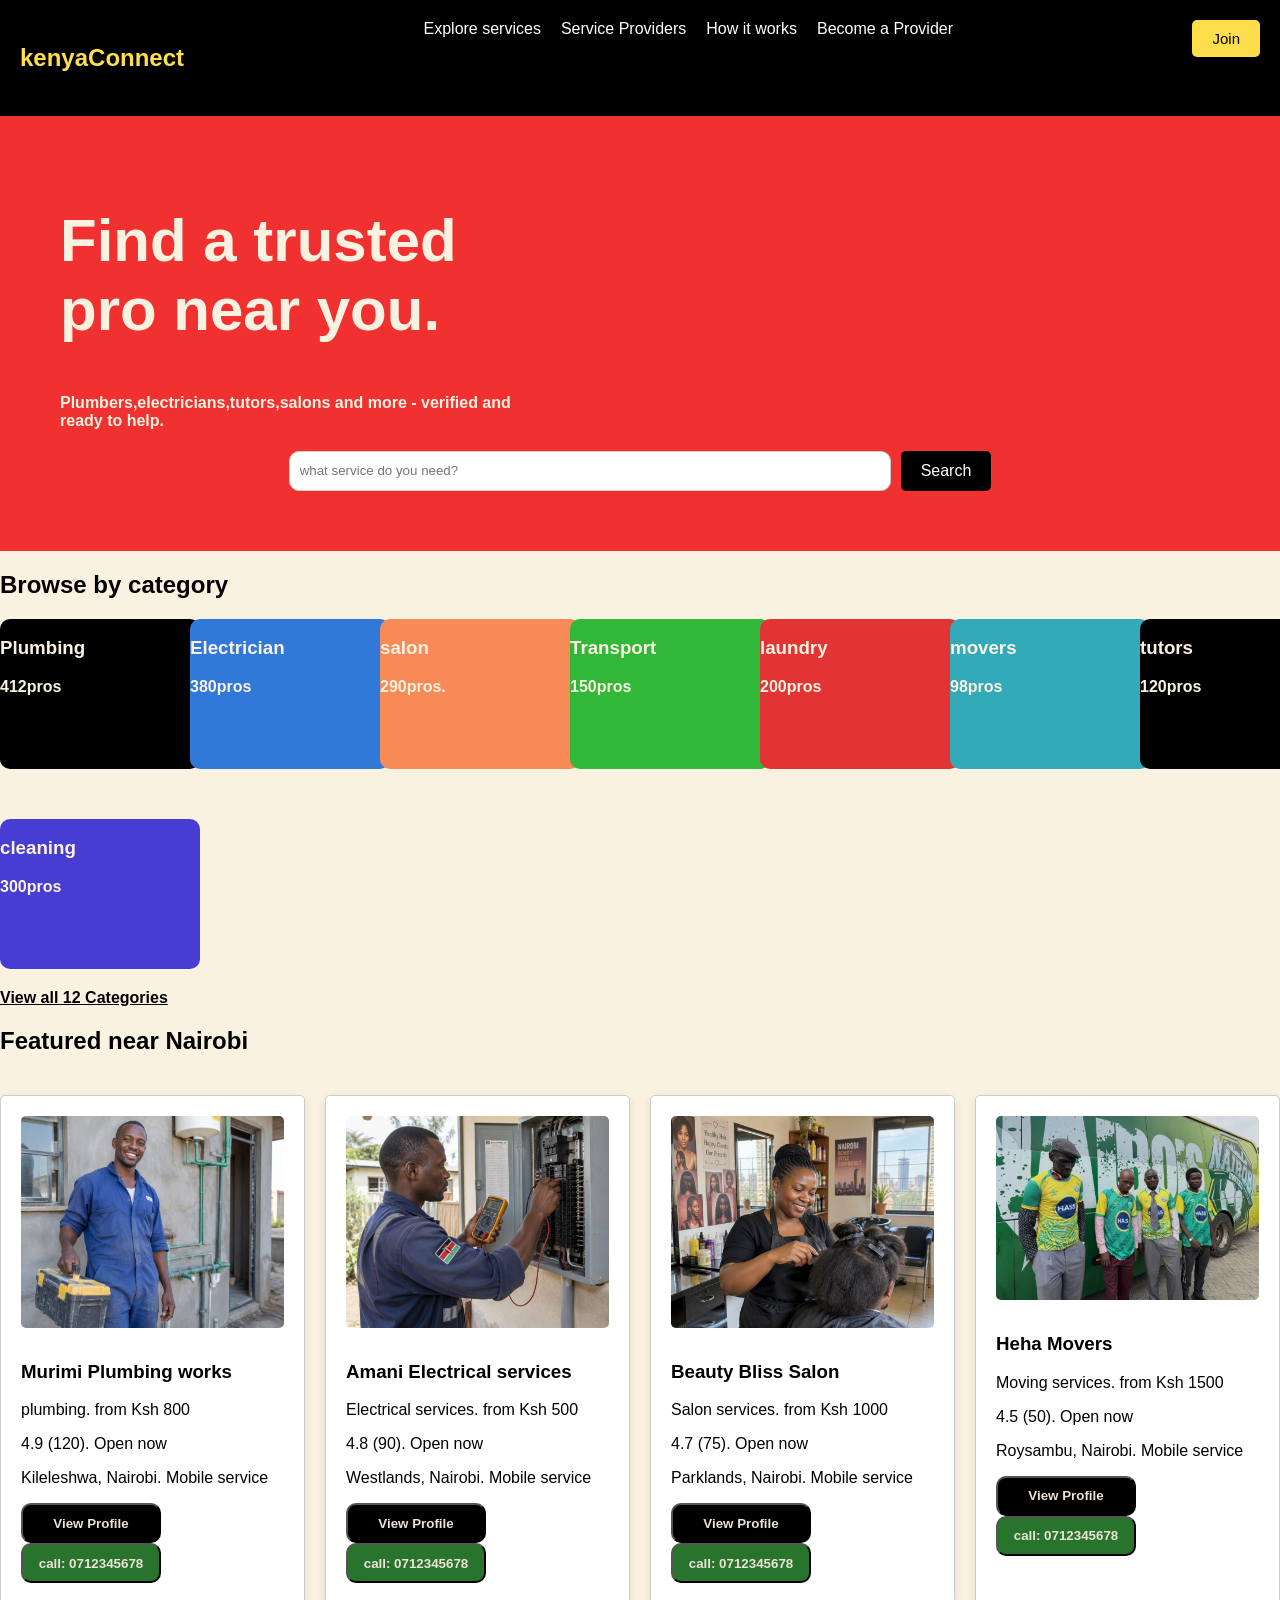
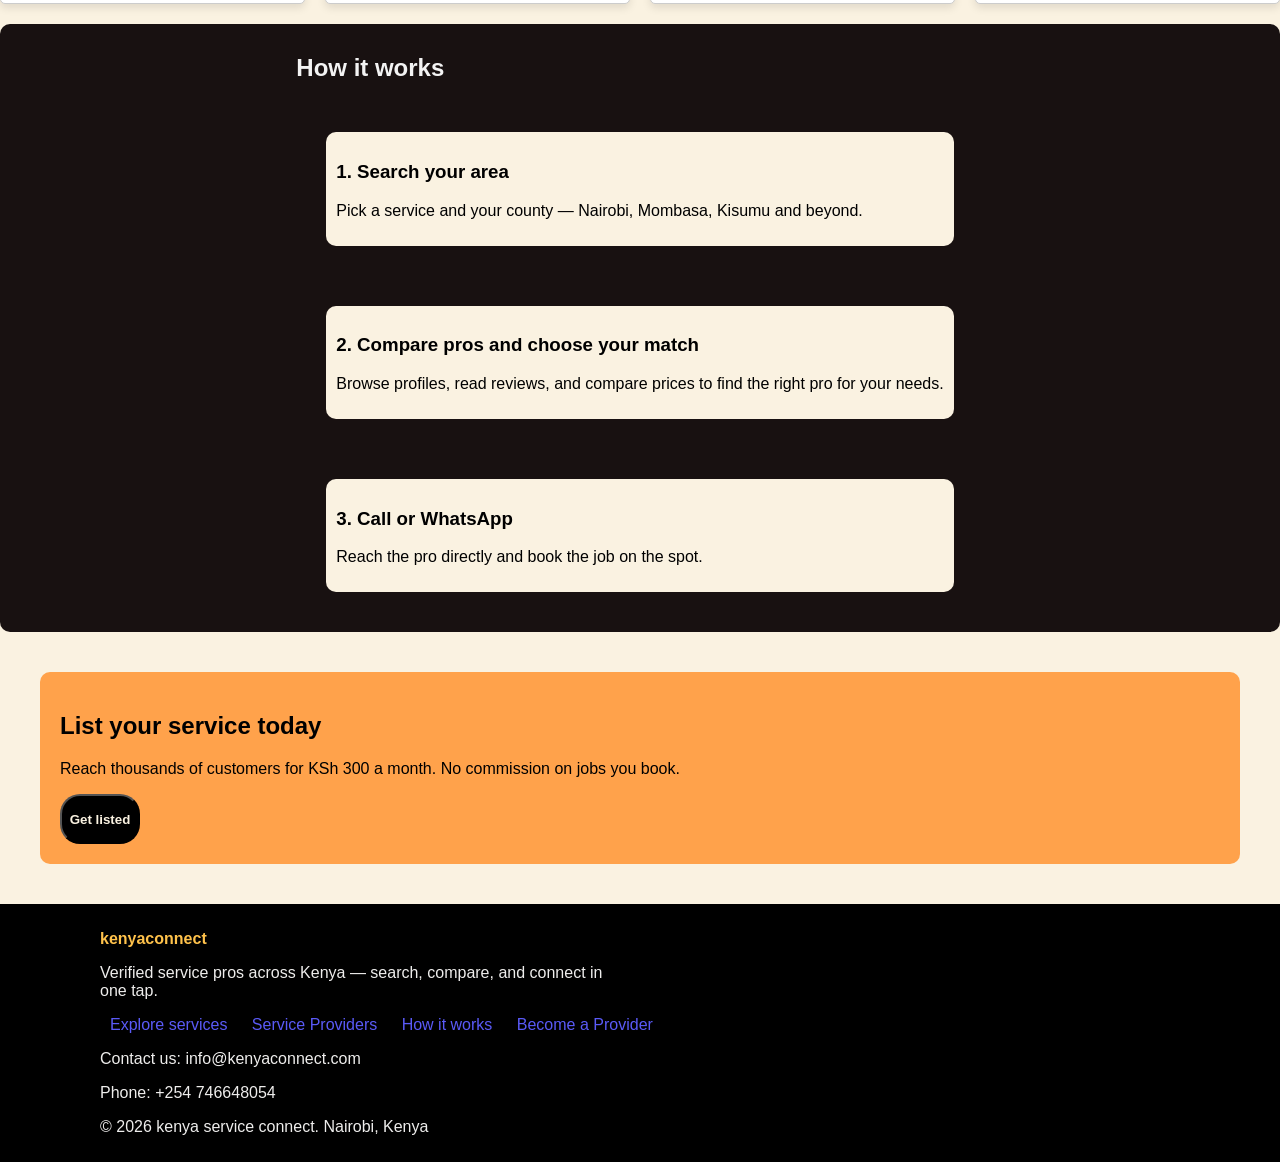
<file: index.html>
<!DOCTYPE html>
<html lang="en">
<head>
    <meta charset="UTF-8">
    <meta name="viewport" content="width=device-width, initial-scale=1.0">
    <link rel="stylesheet" href="style.css">
    <link rel="shortcut icon" href="index.html" type="image/x-icon">
    <title>kenyaconnect</title>
</head>
<body>
    <!------header----->
    <header>
        <div class="logo">
            <p><a href="index.html" class="active">kenyaConnect</a></p>
        </div>
        <div class="nav-bar">
        <div class="nav-links">
                <a href="Explore-services.html">Explore services</a></li>
                <a href="service-providers.html">Service Providers</a></li>
                <a href="how-it-works.html">How it works</a></li>
                <a href="become-a-provider.html">Become a Provider</a>
        </div>
        </div>
        <div class="join">
            <button>Join</button>
        </div>
    </header>
    <!------main----->
    <main>
        <section>
            <div class="hero">
                <h1>Find a trusted <br> pro near you.</h1>
                <h4>Plumbers,electricians,tutors,salons and more - verified and <br> ready to help.</h4>
                <div class="search-bar">
                    <input type="text" placeholder="what service do you need?">
                    <button>Search</button>
                </div>
            </div>
        </section>
        <!-----browse by category----->
        <section>
            <h2>Browse by category</h2>
            <div class="category-card">
                <div class="item-card1">
                    <h3>Plumbing</h3>
                    <p>412pros</p>
                </div>
                <div class="item-card2">
                    <h3>Electrician</h3>
                    <p>380pros</p>
                </div>
                <div class="item-card3">
                    <h3>salon</h3>
                    <p>290pros.</p>
                </div>
                <div class="item-card4">
                    <h3>Transport</h3>
                    <p>150pros</p>
                </div>
                <div class="item-card5">
                    <h3>laundry</h3>
                    <p>200pros</p>
                </div>
                <div class="item-card6">
                    <h3>movers</h3>
                    <p>98pros</p>
                </div>
                <div class="item-card7">
                    <h3>tutors</h3>
                    <p>120pros</p>
                </div>
                <div class="item-card8">
                    <h3>cleaning</h3>
                    <p>300pros</p>
                </div>

            </div>
            <div class="view-all">
               <a href="Explore-services.html">View all 12 Categories</a>
            </div>
        </section>
        <!-----featured near Nairobi----->
        <section>
            <h2>Featured near Nairobi</h2>
            <div class="featured-card">
                <div class="provider-card">
                    <img src="images/provider-plumber.jpg" alt="Plumber">
                    <h3>Murimi Plumbing works</h3>
                    <p>plumbing. from Ksh 800</p>
                    <p>4.9 (120). Open now</p>
                    <p>Kileleshwa, Nairobi. Mobile service</p>
                    <div>
                        <button>View Profile</button>
                        <button id="call-button">call: 0712345678</button>
                        
                    </div>
                </div>
                <div class="provider-card">
                    <img src="images/provider-electrician.jpg" alt="Electrician">
                    <h3>Amani Electrical services</h3>
                    <p>Electrical services. from Ksh 500</p>
                    <p>4.8 (90). Open now</p>
                    <p>Westlands, Nairobi. Mobile service</p>
                    <div>
                        <button>View Profile</button>
                        <button id="call-button">call: 0712345678</button>
                    </div>
                </div>
                <div class="provider-card">
                    <img src="images/provider-salon.jpg" alt="Salon">
                    <h3>Beauty Bliss Salon</h3>
                    <p>Salon services. from Ksh 1000</p>
                    <p>4.7 (75). Open now</p>
                    <p>Parklands, Nairobi. Mobile service</p>
                    <div>
                        <button>View Profile</button>
                        <button id="call-button">call: 0712345678</button>
                    </div>
                </div>
                <div class="provider-card">
                    <img src="images/HEHA-movers.webp" alt="Mover">
                    <h3>Heha Movers</h3>
                    <p>Moving services. from Ksh 1500</p>
                    <p>4.5 (50). Open now</p>
                    <p>Roysambu, Nairobi. Mobile service</p>
                    <div>
                        <button>View Profile</button>
                        <button id="call-button">call: 0712345678</button>
                    </div>
                </div>
            </div>
        </section>
        <!-----how it works----->
        <section>
            
            <div class="how-it-works">
                <h2>How it works</h2>
                <div class="step">
                    <h3>1. Search your area</h3>
                    <p>Pick a service and your county — Nairobi, Mombasa, Kisumu and beyond.</p>
                </div>
                <div class="step">
                    <h3>2. Compare pros and choose your match</h3>
                    <p>Browse profiles, read reviews, and compare prices to find the right pro for your needs.</p>
                </div>
                <div class="step">
                    <h3>3. Call or WhatsApp </h3>
                    <p>Reach the pro directly and book the job on the spot.</p>
                </div>

            </div>

            <div class="list-your-service">
                <h2>List your service today</h2>
                <p>Reach thousands of customers for KSh 300 a month. No commission on jobs you book.</p>
                <button>Get listed</button>
            </div>

        </section>
    </main>
    <!------footer----->
    <footer>
        <div class="footer-content">
            <div class="footer-logo">
                <p>kenyaconnect</p>
            </div>
            <p>Verified service pros across Kenya — search, compare, and connect in <br> one tap.</p>
            <div class="footer-links">
                
                    <a href="Explore-services.html">Explore services</a>
                    <a href="service-providers.html">Service Providers</a>
                    <a href="how-it-works.html">How it works</a>
                    <a href="become-a-provider.html">Become a Provider</a>
                
            </div>
            <div class="footer-contact">
                <p>Contact us: info@kenyaconnect.com</p>
                <p>Phone: +254 746648054</p>
            </div>
        </div>
        <div class="footer-bottom">
            <p>&copy; 2026 kenya service connect. Nairobi, Kenya</p>
        </div>
    </footer>
    
</body>
</html>
</file>
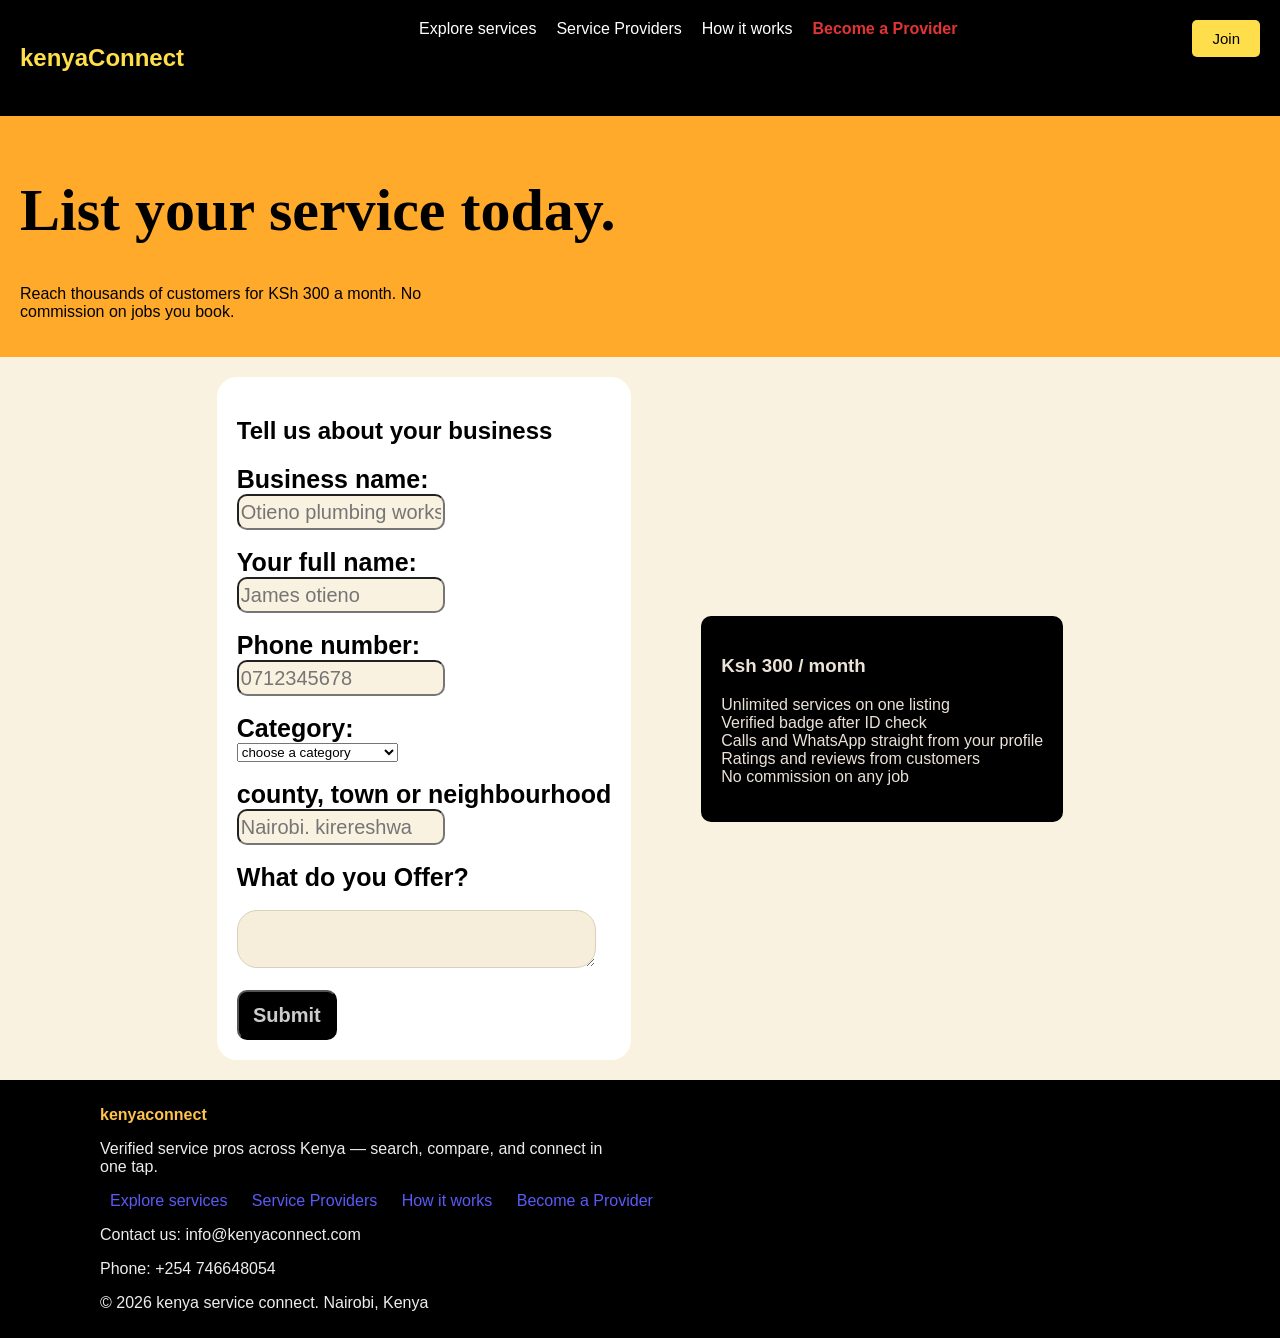
<file: become-a-provider.html>
<!DOCTYPE html>
<html lang="en">
<head>
    <meta charset="UTF-8">
    <meta name="viewport" content="width=device-width, initial-scale=1.0">
    <link rel="stylesheet" href="style.css">
    <link rel="shortcut icon" href="index.html" type="image/x-icon">
    <title>kenyaconnect</title>
</head>
<body>
    <!------header----->
    <header>
        <div class="logo">
            <p><a href="index.html">kenyaConnect</a></p>
        </div>
        <div class="nav-bar">
        <div class="nav-links">
                <a href="Explore-services.html">Explore services</a></li>
                <a href="service-providers.html">Service Providers</a></li>
                <a href="how-it-works.html">How it works</a></li>
                <a href="become-a-provider.html" class="active">Become a Provider</a>
        </div>
        </div>
        <div class="join">
            <button>Join</button>
        </div>
    </header>
    <!------main----->
    <main>
             <div class="hero-services">
                <h1>List your service today.</h1>
                <p>Reach thousands of customers for KSh 300 a month. No <br> commission on jobs you book.</p>
            </div>
            <section>
              <div class="register">
                <div class="right-register">
                 <form action="" method="post">
                    <h1>Tell us about your business</h1>
                    <label for="business-name">Business name:</label> <br>
                    <input type="text" placeholder="Otieno plumbing works" required> <br> <br>

                    <label for="your-name">Your full name:</label> <br>
                    <input type="text" placeholder="James otieno" required> <br> <br>

                    <label for="phone-number">Phone number:</label> <br>
                    <input type="number" placeholder="0712345678" required> <br> <br>

                        <label for="">Category:</label> <br>
                        <select name="" id="">
                            <option value="">choose a category</option>
                            <option value="">plumbing</option>
                            <option value="">Electrical</option>
                            <option value="">Hair & beauty</option>
                            <option value="">Transport</option>
                            <option value="">Cargo & logistics</option>
                            <option value="">Laundary</option>
                            <option value="">cleaning</option>
                            <option value="">Automotive</option>
                            <option value="">Construction and repair</option>
                            <option value="">Technology & IT</option>
                            <option value="">catering & events</option>
                            <option value="">other events</option>

                        </select> <br> <br>
                        
                        <label for="">county, town or neighbourhood</label> <br>
                        <input type="text" placeholder="Nairobi. kirereshwa" required> <br> <br>

                        <label for="">What do you Offer?</label> <br> <br>
                        <textarea id="description" name="description"
                              placeholder="Describe your services..."
                              required>
                        </textarea> <br> <br>


                        <input type="submit">
                    
                     </form>
                    </div>
                     <div class="left-register">
                    <h3><b>Ksh 300 </b>/ month</h3>
                    <p>
                        Unlimited services on one listing <br>
                        Verified badge after ID check <br>
                        Calls and WhatsApp straight from your profile <br>
                        Ratings and reviews from customers <br>
                        No commission on any job <br>
                    </p>
                   </div
             </div>
         </section>

    </main>
    <!------footer----->
    <footer>
        <div class="footer-content">
            <div class="footer-logo">
                <p>kenyaconnect</p>
            </div>
            <p>Verified service pros across Kenya — search, compare, and connect in <br> one tap.</p>
            <div class="footer-links">
                
                    <a href="Explore-services.html">Explore services</a>
                    <a href="service-providers.html">Service Providers</a>
                    <a href="how-it-works.html">How it works</a>
                    <a href="become-a-provider.html">Become a Provider</a>
                
            </div>
            <div class="footer-contact">
                <p>Contact us: info@kenyaconnect.com</p>
                <p>Phone: +254 746648054</p>
            </div>
        </div>
        <div class="footer-bottom">
            <p>&copy; 2026 kenya service connect. Nairobi, Kenya</p>
        </div>
    </footer>
    
</body>
</html>
</file>
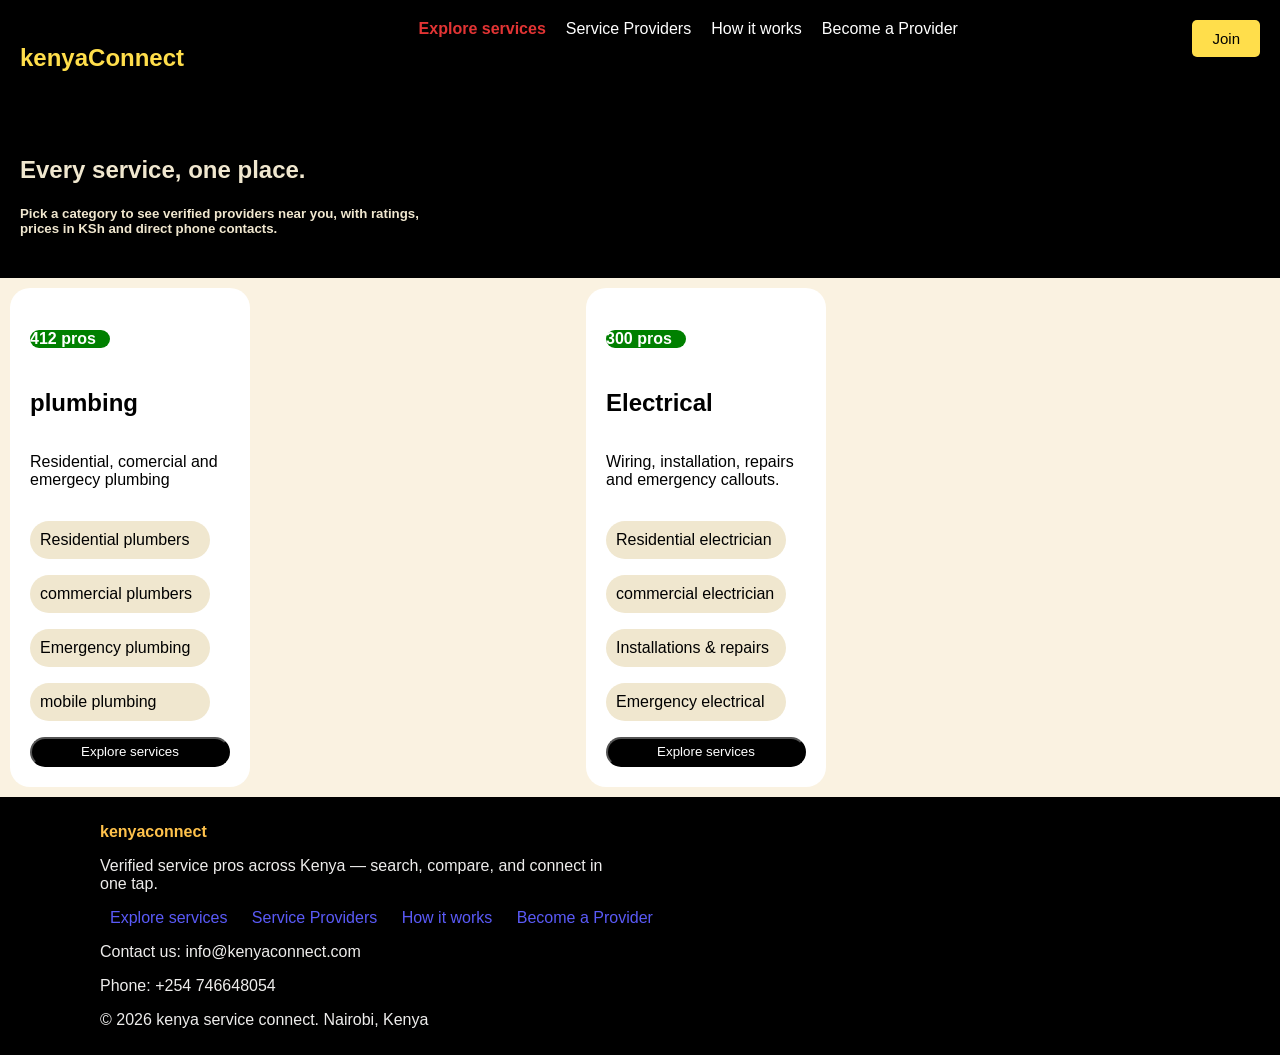
<file: Explore-services.html>
<!DOCTYPE html>
<html lang="en">
<head>
    <meta charset="UTF-8">
    <meta name="viewport" content="width=device-width, initial-scale=1.0">
    <link rel="stylesheet" href="style.css">
    <link rel="shortcut icon" href="index.html" type="image/x-icon">
    <title>kenyaconnect</title>
</head>
<body>
    <!------header----->
    <header>
        <div class="logo">
            <p><a href="index.html">kenyaConnect</a></p>
        </div>
        <div class="nav-bar">
        <div class="nav-links">
                <a href="Explore-services.html" class="active">Explore services</a></li>
                <a href="service-providers.html">Service Providers</a></li>
                <a href="how-it-works.html">How it works</a></li>
                <a href="become-a-provider.html">Become a Provider</a>
        </div>
        </div>
        <div class="join">
            <button>Join</button>
        </div>
    </header>
    <!------main----->
    <main>
        <section>
            <div id="hero-provider">
            <h1>Every service, one place.</h1>
            <h5>Pick a category to see verified providers near you, with ratings, <br>
                 prices in KSh and direct phone contacts.</h5>
            </div>
        </section>
        <div class="our-services">
            <div class="service-card">
                <h4>412 pros</h4>
                <h2>plumbing</h2>
                <p>Residential, comercial and emergecy plumbing</p>
                <div id="service-plans">
                <p>Residential plumbers</p>
                <p>commercial plumbers</p>
                <p>Emergency plumbing</p>
                <p>mobile plumbing</p>
                </div>
                <button>Explore services</button>
            </div>
             <div class="service-card">
                <h4>300 pros</h4>
                <h2>Electrical</h2>
                <p>Wiring, installation, repairs and emergency callouts.</p>
                <div id="service-plans">
                <p>Residential electrician</p>
                <p>commercial electrician</p>
                <p>Installations & repairs</p>
                <p>Emergency electrical</p>
                </div>
                <button>Explore services</button>
            </div>
        </div>
        <section>
                
                
        </section>
    </main>
    <!------footer----->
    <footer>
        <div class="footer-content">
            <div class="footer-logo">
                <p>kenyaconnect</p>
            </div>
            <p>Verified service pros across Kenya — search, compare, and connect in <br> one tap.</p>
            <div class="footer-links">
                
                    <a href="Explore-services.html">Explore services</a>
                    <a href="service-providers.html">Service Providers</a>
                    <a href="how-it-works.html">How it works</a>
                    <a href="become-a-provider.html">Become a Provider</a>
                
            </div>
            <div class="footer-contact">
                <p>Contact us: info@kenyaconnect.com</p>
                <p>Phone: +254 746648054</p>
            </div>
        </div>
        <div class="footer-bottom">
            <p>&copy; 2026 kenya service connect. Nairobi, Kenya</p>
        </div>
    </footer>
    
</body>
</html>
</file>
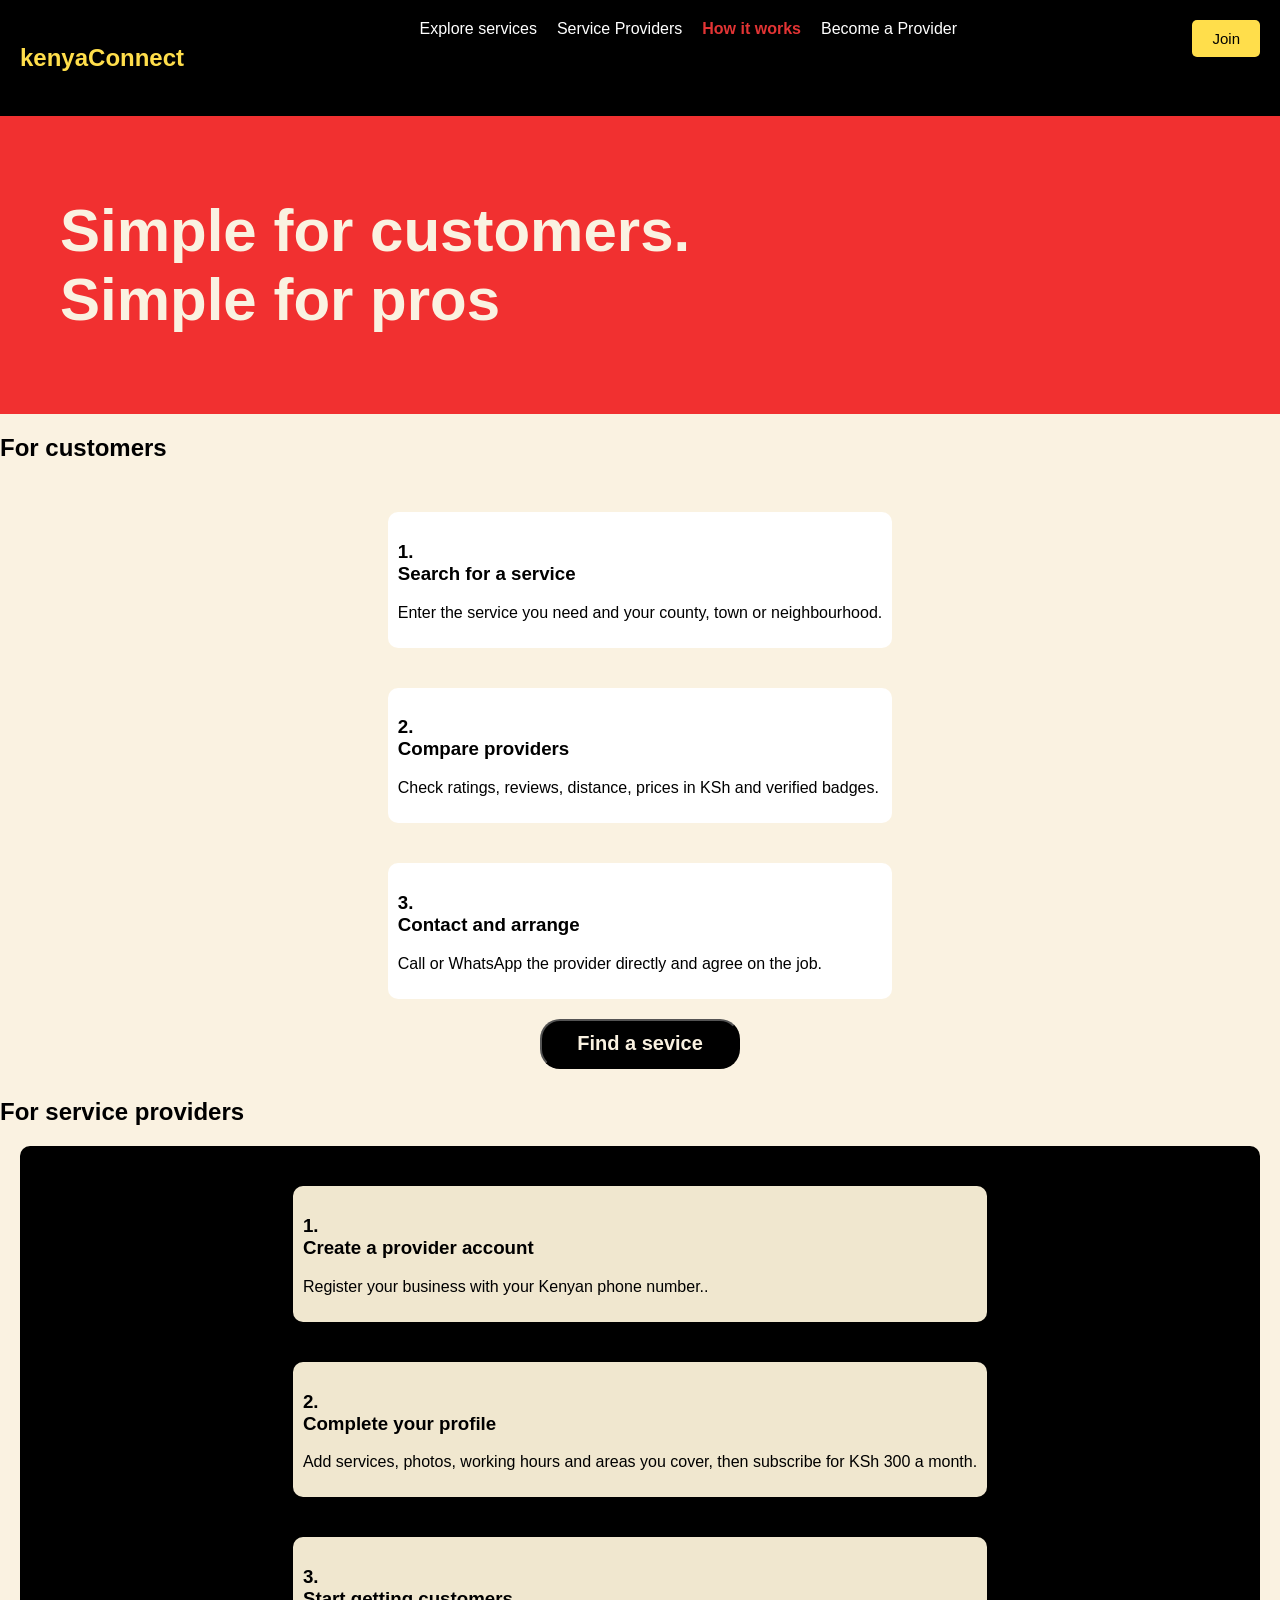
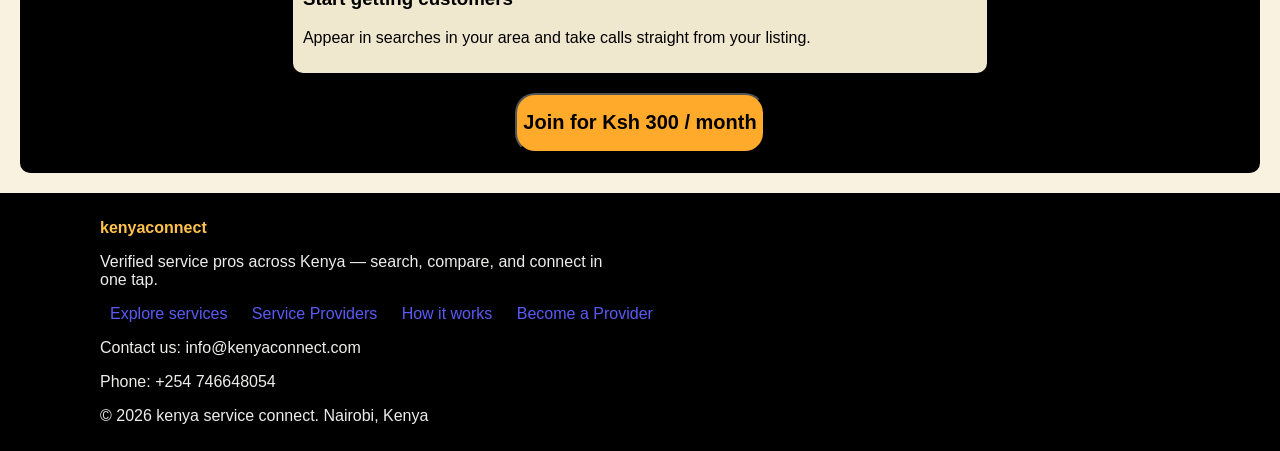
<file: how-it-works.html>
<!DOCTYPE html>
<html lang="en">
<head>
    <meta charset="UTF-8">
    <meta name="viewport" content="width=device-width, initial-scale=1.0">
    <link rel="stylesheet" href="style.css">
    <link rel="shortcut icon" href="index.html" type="image/x-icon">
    <title>kenyaconnect</title>
</head>
<body>
    <!------header----->
    <header>
        <div class="logo">
            <p><a href="index.html">kenyaConnect</a></p>
        </div>
        <div class="nav-bar">
        <div class="nav-links">
                <a href="Explore-services.html">Explore services</a></li>
                <a href="service-providers.html">Service Providers</a></li>
                <a href="how-it-works.html" class="active">How it works</a></li>
                <a href="become-a-provider.html">Become a Provider</a>
        </div>
        </div>
        <div class="join">
            <button>Join</button>
        </div>
    </header>
    <!------main----->
    <main>
            <div class="hero">
                <h1>Simple for customers. <br> Simple for pros</h1>
            </div>
        </section>
        <section>
            <!----for customers-->
            <div>
            <h1>For customers</h1>
             <div class="how-it-works-customers">
                <div class="stage">
                    <h3>1. <br> Search for a service</h3>
                    <p>Enter the service you need and your county, town or neighbourhood.</p>
                </div>
                <div class="stage">
                    <h3>2. <br>Compare providers</h3>
                    <p>Check ratings, reviews, distance, prices in KSh and verified badges.</p>
                </div>
                <div class="stage">
                    <h3>3. <br> Contact and arrange</h3>
                    <p>Call or WhatsApp the provider directly and agree on the job.</p>
                </div>
                <button>Find a sevice</button>
            </div>


            <div>
                <h1>For service providers</h1>
             <div class="how-it-works-for-service-providers">
                <div class="level">
                    <h3>1. <br> Create a provider account</h3>
                    <p>Register your business with your Kenyan phone number..</p>
                </div>
                <div class="level">
                    <h3>2. <br>Complete your profile</h3>
                    <p>Add services, photos, working hours and areas you cover, then subscribe for KSh 300 a month.</p>
                </div>
                <div class="level">
                    <h3>3. <br> Start getting customers </h3>
                    <p>Appear in searches in your area and take calls straight from your listing.</p>
                </div>
                <button>Join for Ksh 300 / month</button>
            </div>

        </section>


    </main>
    <!------footer----->
    <footer>
        <div class="footer-content">
            <div class="footer-logo">
                <p>kenyaconnect</p>
            </div>
            <p>Verified service pros across Kenya — search, compare, and connect in <br> one tap.</p>
            <div class="footer-links">
                
                    <a href="Explore-services.html">Explore services</a>
                    <a href="service-providers.html">Service Providers</a>
                    <a href="how-it-works.html">How it works</a>
                    <a href="become-a-provider.html">Become a Provider</a>
                
            </div>
            <div class="footer-contact">
                <p>Contact us: info@kenyaconnect.com</p>
                <p>Phone: +254 746648054</p>
            </div>
        </div>
        <div class="footer-bottom">
            <p>&copy; 2026 kenya service connect. Nairobi, Kenya</p>
        </div>
    </footer>
    
</body>
</html>
</file>
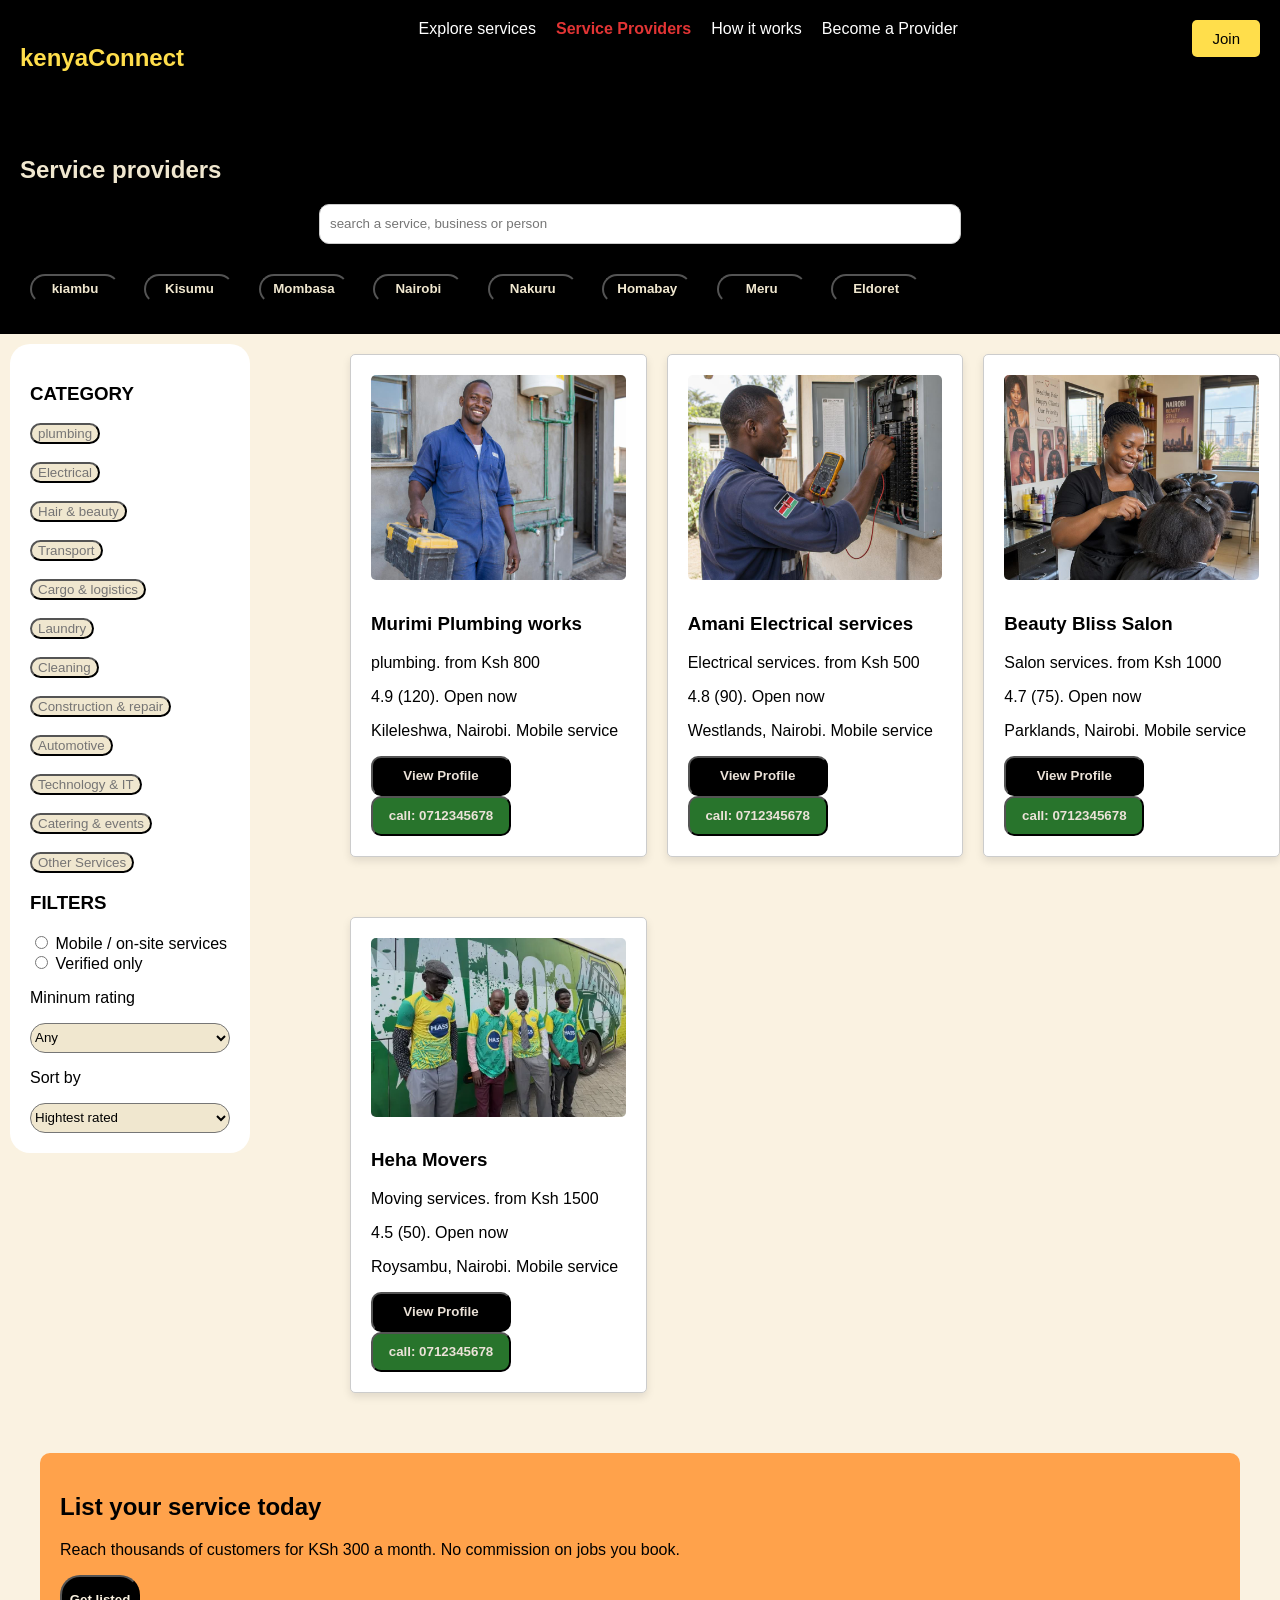
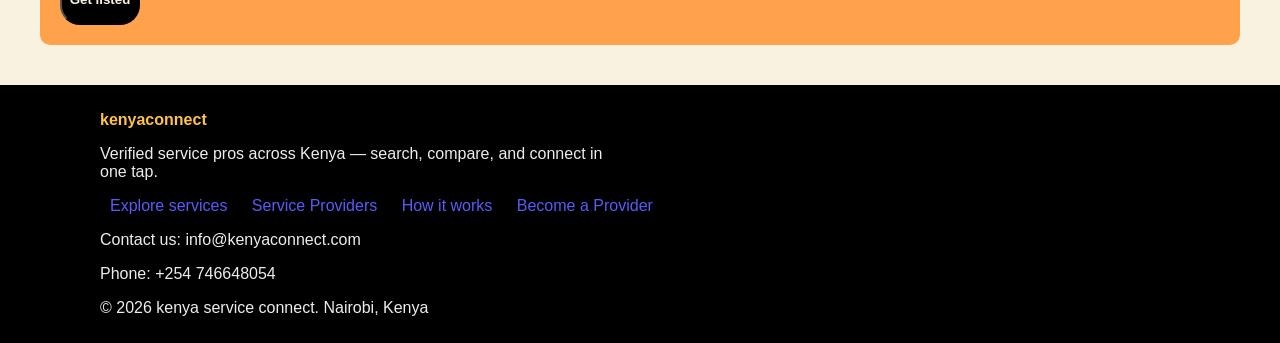
<file: service-providers.html>
<!DOCTYPE html>
<html lang="en">
<head>
    <meta charset="UTF-8">
    <meta name="viewport" content="width=device-width, initial-scale=1.0">
    <link rel="stylesheet" href="style.css">
    <link rel="shortcut icon" href="index.html" type="image/x-icon">
    <title>kenyaconnect</title>
</head>
<body>
    <!------header----->
    <header>
        <div class="logo">
            <p><a href="index.html">kenyaConnect</a></p>
        </div>
        <div class="nav-bar">
        <div class="nav-links">
                <a href="Explore-services.html">Explore services</a></li>
                <a href="service-providers.html" class="active">Service Providers</a></li>
                <a href="how-it-works.html">How it works</a></li>
                <a href="become-a-provider.html">Become a Provider</a>
        </div>
        </div>
        <div class="join">
            <button>Join</button>
        </div>
    </header>
    <!------main----->
    <main>
        <section>
            <div id="hero-provider">
            <h1>Service providers</h1>
            <div id="search-provider">
                <input type="text" placeholder="search a service, business or person">
            </div>
            <div id="city-button">
                <button>kiambu</button>
                <button>Kisumu</button>
                <button>Mombasa</button>
                <button>Nairobi</button>
                <button>Nakuru</button>
                <button>Homabay</button>
                <button>Meru</button>
                <button>Eldoret</button>
            </div>
            </div>
        </section>
        <section>
            <div class="container">
                <div class="left">
                    <div class="sorting-card">
                        <h3>CATEGORY</h3>
                        <div id="services-button">
                            <button>plumbing</button> <br>
                            <button>Electrical</button> <br>
                            <button>Hair & beauty</button> <br>
                            <button>Transport</button> <br>
                            <button>Cargo & logistics</button> <br>
                            <button>Laundry</button> <br>
                            <button>Cleaning</button> <br>
                            <button>Construction & repair</button> <br>
                            <button>Automotive</button> <br>
                            <button>Technology & IT</button> <br>
                            <button>Catering & events</button> <br>
                            <button>Other Services</button>
                        </div>
                        <h3>FILTERS</h3>
                        <div>
                            <input type="radio">
                            <label for="">Mobile / on-site services</label> <br>
                            <input type="radio">
                            <label for="">Verified only</label>
                        </div>
                        <div>
                            <p>Mininum rating</p>
                            <select name="" id="rating">
                                    <option value="">Any</option>
                                    <option value="">4.0+</option>
                                    <option value="">4.5+</option>
                                    <option value="">4.8+</option>
                            </select>
                        </div>
                        <div>
                            <p>Sort by</p>
                            <select name="" id="sorting">
                                    <option value="">Hightest rated</option>
                                    <option value="">Nearest</option>
                                    <option value="">Recently Regestered</option>
                                    <option value="">Alphabetical</option>
                            </select>
                        </div>

                    </div>
                </div>
                <div class="right">
                     <div class="featured-card">
                <div class="provider-card">
                    <img src="images/provider-plumber.jpg" alt="Plumber">
                    <h3>Murimi Plumbing works</h3>
                    <p>plumbing. from Ksh 800</p>
                    <p>4.9 (120). Open now</p>
                    <p>Kileleshwa, Nairobi. Mobile service</p>
                    <div>
                        <button>View Profile</button>
                        <button id="call-button">call: 0712345678</button>
                        
                    </div>
                </div>
                <div class="provider-card">
                    <img src="images/provider-electrician.jpg" alt="Electrician">
                    <h3>Amani Electrical services</h3>
                    <p>Electrical services. from Ksh 500</p>
                    <p>4.8 (90). Open now</p>
                    <p>Westlands, Nairobi. Mobile service</p>
                    <div>
                        <button>View Profile</button>
                        <button id="call-button">call: 0712345678</button>
                    </div>
                </div>
                <div class="provider-card">
                    <img src="images/provider-salon.jpg" alt="Salon">
                    <h3>Beauty Bliss Salon</h3>
                    <p>Salon services. from Ksh 1000</p>
                    <p>4.7 (75). Open now</p>
                    <p>Parklands, Nairobi. Mobile service</p>
                    <div>
                        <button>View Profile</button>
                        <button id="call-button">call: 0712345678</button>
                    </div>
                </div>
                <div class="provider-card">
                    <img src="images/HEHA-movers.webp" alt="Mover">
                    <h3>Heha Movers</h3>
                    <p>Moving services. from Ksh 1500</p>
                    <p>4.5 (50). Open now</p>
                    <p>Roysambu, Nairobi. Mobile service</p>
                    <div>
                        <button>View Profile</button>
                        <button id="call-button">call: 0712345678</button>
                    </div>
                </div>
            </div>
                </div>
            </div>

                        <div class="list-your-service">
                <h2>List your service today</h2>
                <p>Reach thousands of customers for KSh 300 a month. No commission on jobs you book.</p>
                <button>Get listed</button>
            </div>

        </section>
        
    </main>




    <!------footer----->
    <footer>
        <div class="footer-content">
            <div class="footer-logo">
                <p>kenyaconnect</p>
            </div>
            <p>Verified service pros across Kenya — search, compare, and connect in <br> one tap.</p>
            <div class="footer-links">
                
                    <a href="Explore-services.html">Explore services</a>
                    <a href="service-providers.html">Service Providers</a>
                    <a href="how-it-works.html">How it works</a>
                    <a href="become-a-provider.html">Become a Provider</a>
                
            </div>
            <div class="footer-contact">
                <p>Contact us: info@kenyaconnect.com</p>
                <p>Phone: +254 746648054</p>
            </div>
        </div>
        <div class="footer-bottom">
            <p>&copy; 2026 kenya service connect. Nairobi, Kenya</p>
        </div>
    </footer>
    
</body>
</html>
</file>
<file: style.css>
.{
    box-sizing: border-box;
}
body{
    background-color: #faf2e1;
    color: #000000;
    font-family: Arial, sans-serif;
}
html, body{
    width: 100%;
    max-width: 100%;
    margin: 0;
    padding: 0;
    overflow-x: hidden;
}
header{
    background-color: #000;
    color: #fff;
    padding: 20px;
    text-align: center;
    display: flex;
    justify-content: space-between;
}
header .logo p a{
    text-decoration: none;
    color: #ffde4b;
}
.logo{

    font-size: 24px;
    color: #ffde4b;
    font-weight: bold;
}

.navbar{
    background-color: #000;
    color: #fff;
    padding: 10px;
    text-align: center;
    display: flex;
    justify-content: center;
}
.nav-links{
    display: flex;
    justify-content: center;
    paddleling-top: 10px;
}
.nav-links a{
    color: #fff;
    text-decoration: none;
    margin: 0 10px;
    display: flex;
}
.nav-links a:hover{
    color: #ffde4b;
    
}
.nav-links a.active{
    color: #e23434;
    font-weight: bold;
}
.nav-links a li{
    text-decoration: none;
    list-style: none;
}


.join button{
    background-color: #ffde4b;
    color: #000;
    border: none;
    padding: 10px 20px;
    border-radius: 5px;
    cursor: pointer;
    font-size: 15px;
}

.join button:hover{
    background-color: #fff;
}
/*------browse by category------*/
.hero{
    background-color: rgb(241, 48, 48);
    color: #faf2e1;
    flex-wrap: wrap;
    justify-items: center;
    align-items: center;
    padding: 40px 60px 40px 60px;
}
.hero h1{
    font-size: 60px;
    font-weight: bold;
    font-family: Arial, Helvetica, sans-serif;
}
.search-bar{
    display: flex;
    justify-content: center;
    margin-bottom: 20px;
    height: 40px;
    width: 100%;
}
.search-bar input[type="text"]{
    width: 50%;
    padding: 10px;
    border: 1px solid #ccc;
    border-radius: 10px;
    outline: none;
}
.search-bar button{
    background-color: black;
    color: #fff;
    border: none;
    padding: 10px 20px;
    border-radius: 5px;
    cursor: pointer;
    font-size: 16px;
    margin-left: 10px;
}
.category-card{
    display: grid;
    grid-template-columns: repeat(auto-fit, minmax(120px, 0.5fr));
    gap: 50px;
    align-items: center;
    justify-content: center;
}
.item-card1{
    background-color: #000;
    color: #faf2e1;
    font-weight: bold;
    width:  200px;
    height: 150px;
    justify-items: center;
    border-radius: 10px;
}
.item-card2{
    background-color: rgb(49, 121, 216);
    color: #faf2e1;
    font-weight: bold;
    width:  200px;
    height: 150px;
    justify-items: center;
    border-radius: 10px;
}
.item-card3{
    background-color: #f88a57;
    color: #faf2e1;
    font-weight: bold;
    width:  200px;
    height: 150px;
    justify-items: center;
    border-radius: 10px;
}
.item-card4{
    background-color: #31b838;
    color: #faf2e1;
    font-weight: bold;
    width:  200px;
    height: 150px;
    justify-items: center;
    border-radius: 10px;
}
.item-card5{
    background-color: #e23434;
    color: #faf2e1;
    font-weight: bold;
    width:  200px;
    height: 150px;
    justify-items: center;
    border-radius: 10px;
}
.item-card6{
    background-color: #33aab9;
    color: #faf2e1;
    font-weight: bold;
    width:  200px;
    height: 150px;
    justify-items: center;
    border-radius: 10px;
}
.item-card7{
    background-color: #000;
    color: #faf2e1;
    font-weight: bold;
    width:  200px;
    height: 150px;
    justify-items: center;
    border-radius: 10px;
}
.item-card8{
    background-color: #473dd3;
    color: #faf2e1;
    font-weight: bold;
    width:  200px;
    height: 150px;
    justify-items: center;
    border-radius: 10px;
}
    
.view-all{
    margin: 20px auto;
}
.view-all a{
    font-weight: bold;
    color: black;
    
    
}


.featured-card{
    display: grid;
    grid-template-columns: repeat(auto-fit, minmax(220px, 1fr));
    gap: 20px;
    
}
.provider-card{
    background-color: #fff;
    border: 1px solid #ccc;
    border-radius: 5px;
    padding: 20px;
    margin: 20px auto;
    max-width: 400px;
    box-shadow: 0 4px 8px rgba(0, 0, 0, 0.1);
}
.provider-card img{
    width: 100%;
    height: auto;
    border-radius: 5px;
    margin-bottom: 10px;
}
.provider-card button{
    border-radius: 10px;
    width: 140px;
    height: 40px;
    color: white;
    background-color: #000;
    font-weight: bold;
    color: #ebe2d8;
    justify-self: center;
}
#call-button{
    background-color: #28742c;
    font-weight: bold;
}


.how-it-works{
    background-color: #181111;
    color: #f3f3f3;
    border-radius: 10px;
    padding: 10px;
    display: grid;
    justify-content: center;

}
.step{
    background-color: #faf2e1;
    color: #000;
    margin: 30px;
    padding: 10px;
    border-radius: 10px;
}

.list-your-service{
    background-color: #ffa24b;
    margin: 40px;
    padding: 20px;
    border-radius: 10px;
}
.list-your-service button{
    background-color: black;
    color: #faf2e1;
    border-radius: 20px;
    width: 80px;
    height: 50px;
    font-weight: bold;

}

/*-------footer-------*/
footer{
    background-color: black;
    color: #eeedec;
    padding: 10px 10px 10px 100px;
    


}
.footer-logo{
    color: #ffC24b;
    font-weight: bold;
}
.footer-links a{
     color: #5a5af7;
    text-decoration: none;
    margin: 0 10px;
    
}
.footer-links a:hover{
    color: #ffc04b;

}
/*---------Explore services page styles----*/
.our-services{
    display: grid;
    grid-template-columns: repeat(auto-fit, minmax(50px, 0.45fr));
    gap: px;

}
.service-card{
    display: grid;
    width: 200px;
    background-color: white;
    padding: 20px;
    margin: 10px;
    border-radius: 20px;

}
.service-card h4{
    background-color: green;
    color: white;
    border-radius: 20px;
    width: 80px;
}
.service-card button{
    background-color: rgb(0, 0, 0);
    color: white;
    height: 30px;
    border-radius: 20px;

}
#service-plans p{
    background-color: #f0e7cf;
    color: #000000;
    border-radius: 20px;
    gap: 20px;
    display: grid;
    align-items: center;
    width: 160px;
    padding: 10px;
}





/*--------service-providers stylings------*/

#hero-provider{
    background-color: #000;
    color: #f0e7cf;
    padding: 20px;
    display: block;
    justify-items: center;

}
#search-provider{
    display: flex;
    margin-bottom: 20px;
    justify-content: center;
    height: 40px;
    width: 100%;
    

}
#search-provider input[type="text"]{
    width: 50%;
    padding: 10px;
    border: 1px solid #ccc;
    border-radius: 10px;
    outline: none;
}




#city-button button{
    background-color: #000000;
    color: #f0e7cf;
    border-radius: 15px;
    border-color: black;
    font-weight: bold;
    margin: 10px;
    width: 90px;
    height: 30px;
}
.container{
    display: grid;
    grid-template-columns: repeat(auto-fit, minmax(200px, 0.8fr));
    gap: 20px;

}
.right{
    margin-left: -300px;
    
}
.sorting-card{
    display: block;
    width: 200px;
    background-color: white;
    padding: 20px;
    margin: 10px;
    border-radius: 20px;

}
#services-button button{
    background-color: #f0e7cf;
    color: #757474;
    border-radius: 20px;
    gap: 20px;
    display: grid;
}

#rating{
    width: 200px;
    height: 30px;
    border-radius: 20px;
    background-color: #f0e7cf;
}
#sorting{
    width: 200px;
    height: 30px;
    border-radius: 20px;
    background-color: #f0e7cf;
}
/*------------how it works page styles---------*/
.how-it-works-customers{
    border-radius: 10px;
    padding: 10px;
    display: grid;
    justify-content: center;

    

}
.how-it-works-customers button{
    width: 200px;
    height: 50px;
    border-radius: 20px;
    background-color: black;
    color:#faf2e1;
    font-weight: bold;
    font-size:20px;
    justify-self: center;

}
.stage{
    background-color: white;
    color: #000;
    margin: 20px;
    padding: 10px;
    border-radius: 10px;
}
.how-it-works-for-service-providers{
    background-color: #000;
    color: black;
    border-radius: 10px;
    display: grid;
    justify-content: center;
    margin: 20px;
    padding: 20px;

}
.how-it-works-for-service-providers button{
    width: 250px;
    height: 60px;
    border-radius: 20px;
    background-color: #ffaa2b;
    color: black;
    font-weight: bold;
    font-size:20px;
    justify-self: center;
}

.level{
    background-color: #f0e7cf;
    color: #000;
    margin: 20px;
    padding: 10px;
    border-radius: 10px;
}
/*--------become a provider page styles------*/

.hero-services{
    background-color: #ffaa2b;
    color: #000000;
    padding: 20px;
    display: block;
    justify-items: center;

}
.hero-services h1{
    font-size: 60px;
    font-family: Georgia, 'Times New Roman', Times, serif;
}
.register{
    display: flex;
    gap: 30px;
    justify-content: center;
    align-items: center;

}
.right-register{
    background-color: white;  
    color: black ;
    justify-items: center;
    font-weight: bold;
    border-radius: 20px;
    margin: 20px;
    padding: 20px;
}
.right-register form label{
    font-size: 25px;
}
.right-register form input{
    border-radius: 10px;
    width: 200px;
    height: 30px;
    font-size: 20px;
    background-color: #faf2e1;
}
.right-register form input[type="submit"]{
    background-color: black;
    color: #ccc;
    font-weight: bold;
    height: 50px;
    width: 100px;
}

.left-register{
    background-color: #000;
    color: #ebe2d8;
    padding: 20px;
    margin: 20px;
    border-radius: 10px;
    height: auto;

}
textarea{
    width: 90%;
    padding: 10px;
    border: 1px solid #d9d0bd;
    border-radius: 20px;
    background-color: #f6eedb;
    color: #17251c;
    font-family: inherit;
    font-size: 16px;
    outline: none;
}
textarea::placeholder{
    color: #85877f;
    opacity: 1;

}














/* Media query for small screens */
@media screen and (max-width:768px){

    .navbar {
        flex-direction: column;
        align-items: flex-start;
    }

    .nav-links {
        flex-direction: column;
        gap:px;
    }
    .right{
         margin-left: 30px;
    }
    .left{
        padding-left: 10px;

    }
}
</file>
